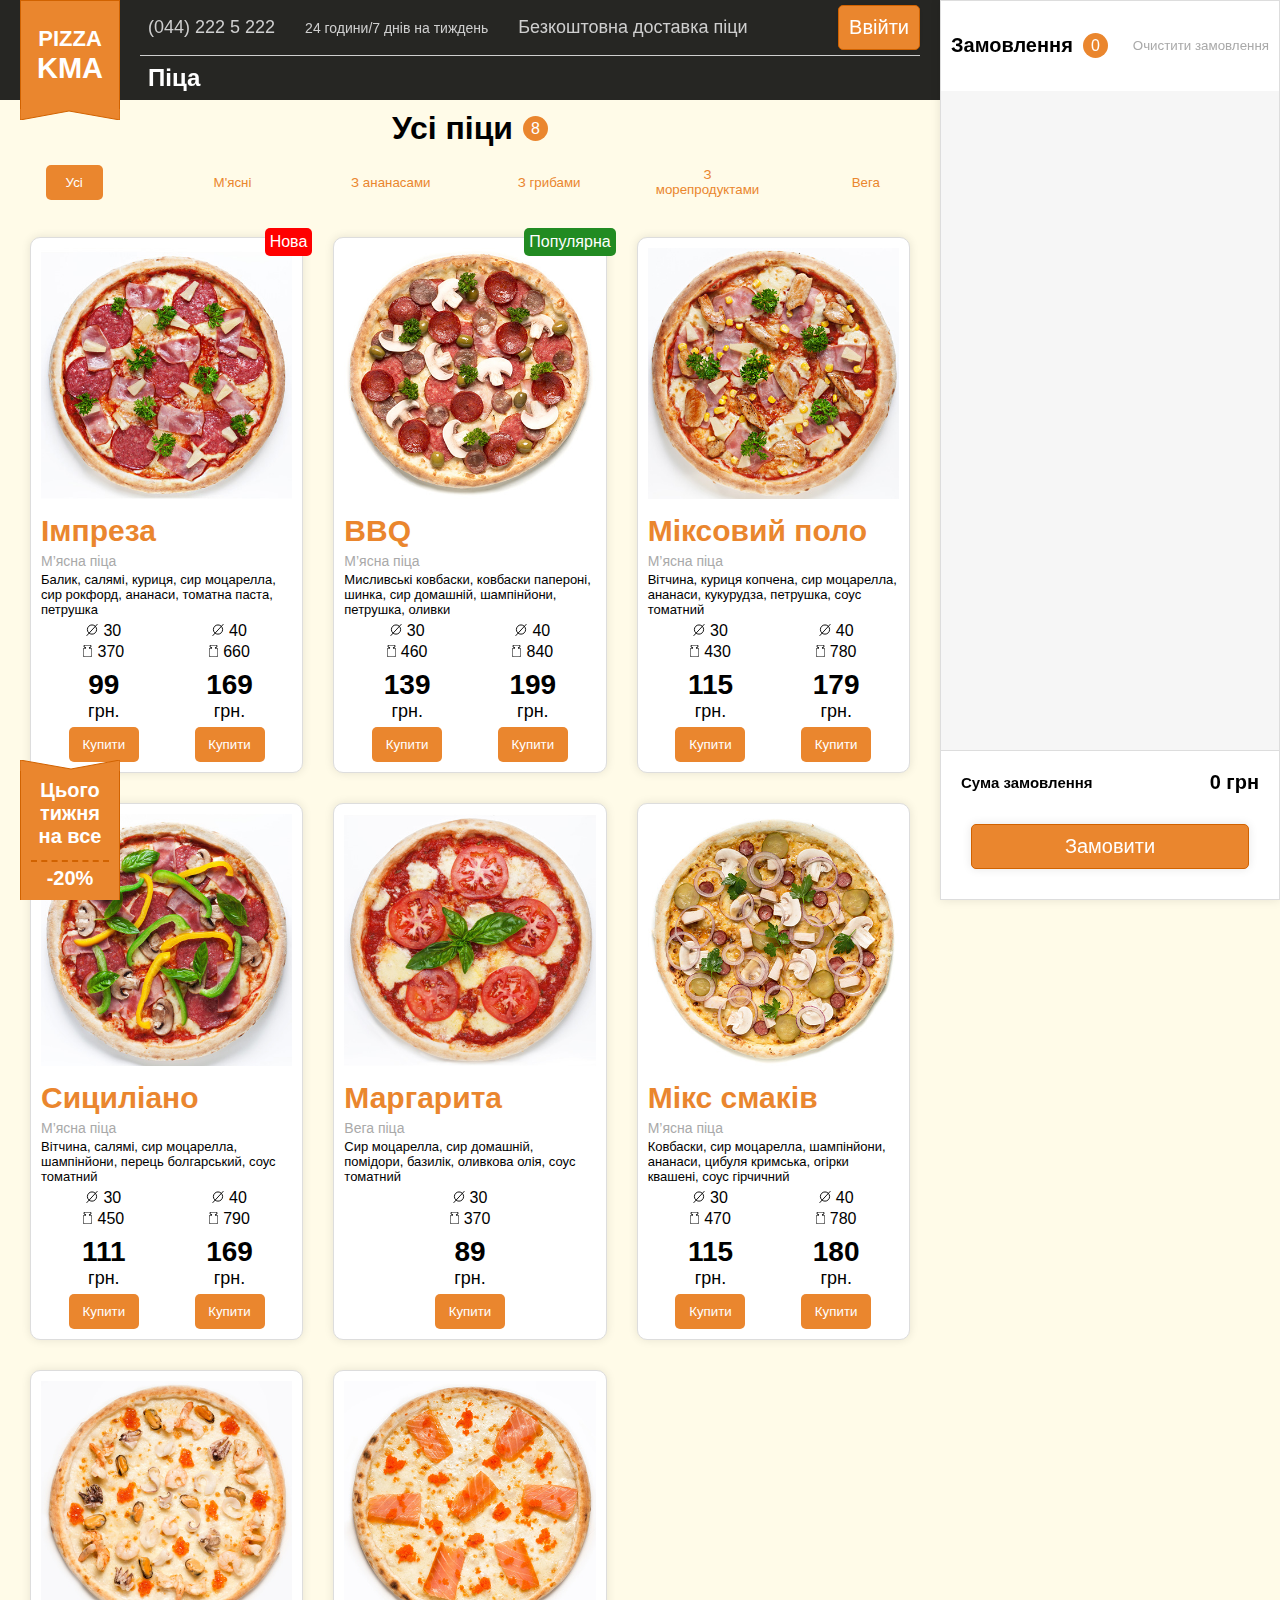
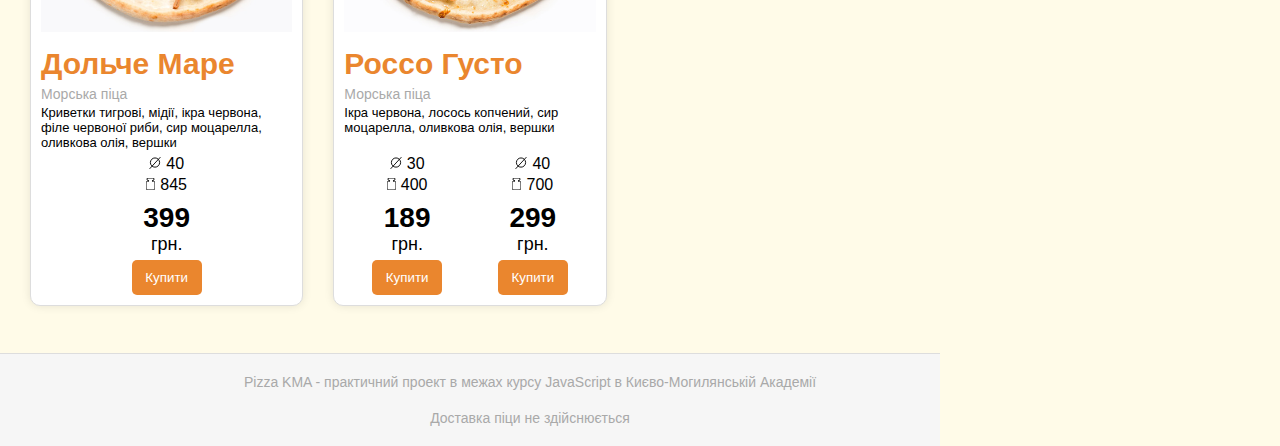
<file: Frontend/src/index.html>
<!DOCTYPE html>
<html lang="en">
<head>
    <meta charset="UTF-8">
    <meta name="viewport" content="width=device-width, initial-scale=1.0">
    <title>Pizza KMA</title>
    <link rel="stylesheet" href="styles.css">
    <script type="module" src="main.js"></script>
</head>
<body>
<link href="https://cdn.webdatarocks.com/latest/webdatarocks.min.css" rel="stylesheet"/>
<script src="https://cdn.webdatarocks.com/latest/webdatarocks.toolbar.min.js"></script>
<script src="https://cdn.webdatarocks.com/latest/webdatarocks.js"></script>
<main>
    <header class="header-container">
        <div class="logo-container">
            <div class="logo">
                <h2>PIZZA</h2>
                <h1>KMA</h1>
            </div>
            <img src="assets/images/discount.svg" alt="logo">
        </div>
        <div class="header-info">
            <div class="header-actions">
                <div class="contact">
                    <p>(044) 222 5 222</p>
                    <span>24 години/7 днів на тиждень</span>
                    <p class="hidable">Безкоштовна доставка піци</p>
                </div>
                <button class="login">Ввійти</button>
            </div>
            <div class="header-actions-bottom">
                <h2>Піца</h2>
                <button class="login extra">Ввійти</button>
            </div>
        </div>
    </header>
    <section class="menu">
        <div class="cart-counter">
            <h1>Усі піци</h1>
            <span class="pizza-count" id="unbought">8</span>
        </div>
        <div class="categories">
            <button class="category-button current" id="all">Усі</button>
            <button class="category-button" id="meat">М'ясні</button>
            <button class="category-button" id="pineapple">З ананасами</button>
            <button class="category-button" id="mushroom">З грибами</button>
            <button class="category-button" id="ocean">З морепродуктами</button>
            <button class="category-button" id="vegan">Вега</button>
        </div>
        <div class="pizza-list">
<!--            <div class="pizza-item popular">-->
<!--                <img src="assets/images/pizza_1.jpg" alt="Impresa">-->
<!--                <h1>Імпреза</h1>-->
<!--                <span>М'ясна піца</span>-->
<!--                <p>Балик, салямі, куриця, сир моцарелла, сир рокфор, ананаси, томатна паста, петрушка</p>-->
<!--                <div class="pizza-sizes">-->
<!--                    <div class="size">-->
<!--                        <span><img src="assets/images/size-icon.svg" alt="diameter">40</span>-->
<!--                        <span><img src="assets/images/weight.svg" alt="weight">780</span>-->
<!--                        <h2>139</h2>-->
<!--                        <p>грн.</p>-->
<!--                        <button>Купити</button>-->
<!--                    </div>-->
<!--                    <div class="size">-->
<!--                        <span><img src="assets/images/size-icon.svg" alt="diameter">40</span>-->
<!--                        <span><img src="assets/images/weight.svg" alt="weight">780</span>-->
<!--                        <h2>139</h2>-->
<!--                        <p>грн.</p>-->
<!--                        <button>Купити</button>-->
<!--                    </div>-->
<!--                </div>-->
<!--            </div>-->
<!--            <div class="pizza-item new">-->
<!--                <img src="assets/images/pizza_2.jpg" alt="BBQ">-->
<!--                <h1>BBQ</h1>-->
<!--                <span>М'ясна піца</span>-->
<!--                <p>М'ясні ковбаски, ковбаски папероні, шинка, сир домашній, шампіньйони, петрушка, оливки</p>-->
<!--                <div class="pizza-sizes">-->
<!--                    <div class="size">-->
<!--                        <span><img src="assets/images/size-icon.svg" alt="diameter">40</span>-->
<!--                        <span><img src="assets/images/weight.svg" alt="weight">780</span>-->
<!--                        <h2>139</h2>-->
<!--                        <p>грн.</p>-->
<!--                        <button>Купити</button>-->
<!--                    </div>-->
<!--                </div>-->
<!--            </div>-->
<!--            <div class="pizza-item">-->
<!--                <img src="assets/images/pizza_3.jpg" alt="Miksoviy Polo">-->
<!--                <h1>Міксовий поло</h1>-->
<!--                <span>М'ясна піца</span>-->
<!--                <p>Вітчина, куриця копчена, сир моцарелла, ананас, кукурудза, петрушка, соус томатний</p>-->
<!--                <div class="pizza-sizes">-->
<!--                    <div class="size">-->
<!--                        <span><img src="assets/images/size-icon.svg" alt="diameter">40</span>-->
<!--                        <span><img src="assets/images/weight.svg" alt="weight">780</span>-->
<!--                        <h2>139</h2>-->
<!--                        <p>грн.</p>-->
<!--                        <button>Купити</button>-->
<!--                    </div>-->
<!--                    <div class="size">-->
<!--                        <span><img src="assets/images/size-icon.svg" alt="diameter">40</span>-->
<!--                        <span><img src="assets/images/weight.svg" alt="weight">780</span>-->
<!--                        <h2>139</h2>-->
<!--                        <p>грн.</p>-->
<!--                        <button>Купити</button>-->
<!--                    </div>-->
<!--                </div>-->
<!--            </div>-->
        </div>
        <footer>
            <div class="logo-container-footer">
                <div class="logo-sale">
                    <h2>-20%</h2>
                </div>
                <div class="logo">
                    <h2>Цього</h2>
                    <h2>тижня</h2>
                    <h2>на все</h2>
                </div>
                <img src="assets/images/discount.svg" alt="logo">
            </div>
            <div class="footer-container">
                <div class="footer-info">
                    <p>Pizza KMA - практичний проект в межах курсу JavaScript в Києво-Могилянській Академії</p>
                    <p>Доставка піци не здійснюється</p>
                </div>
            </div>
        </footer>
<!--        <div id="pivot-container" style="display: none; width: 100%; height: 400px; margin-bottom: 90px; padding-left: 140px; padding-right: 140px"></div>-->
    </section>
    <aside class="cart">
        <div class="cart-header">
            <div class="cart-counter">
                <h2>Замовлення</h2>
                <span class="pizza-count" id="bought">3</span>
            </div>
            <button class="empty-button">Очистити замовлення</button>
        </div>
        <div class="cart-items-container">
<!--            <div class="cart-item">-->
<!--                <div class="cart-item-info">-->
<!--                    <span class="cart-item-name">BBQ (Мала)</span>-->
<!--                    <div class="cart-item-characteristics">-->
<!--                        <span><img src="assets/images/size-icon.svg" alt="diameter">30</span>-->
<!--                        <span><img src="assets/images/weight.svg" alt="weight">460</span>-->
<!--                    </div>-->
<!--                    <div class="cart-item-actions">-->
<!--                        <h3>556 грн</h3>-->
<!--                        <button class="decrement">-</button>-->
<!--                        <h2 class="count">4</h2>-->
<!--                        <button class="increment">+</button>-->
<!--                        <button class="remove">⨉</button>-->
<!--                    </div>-->
<!--                </div>-->
<!--                <div class="cart-item-image">-->
<!--                    <img src="assets/images/pizza_2.jpg" alt="Miksoviy Polo">-->
<!--                </div>-->
<!--            </div>-->
<!--            <div class="cart-item">-->
<!--                <div class="cart-item-info">-->
<!--                    <span class="cart-item-name">Россо Густо (Мала)</span>-->
<!--                    <div class="cart-item-characteristics">-->
<!--                        <span><img src="assets/images/size-icon.svg" alt="diameter">30</span>-->
<!--                        <span><img src="assets/images/weight.svg" alt="weight">400</span>-->
<!--                    </div>-->
<!--                    <div class="cart-item-actions">-->
<!--                        <h3>189 грн</h3>-->
<!--                        <button class="decrement">-</button>-->
<!--                        <h2 class="count">1</h2>-->
<!--                        <button class="increment">+</button>-->
<!--                        <button class="remove">⨉</button>-->
<!--                    </div>-->
<!--                </div>-->
<!--                <div class="cart-item-image">-->
<!--                    <img src="assets/images/pizza_9.jpg" alt="Miksoviy Polo">-->
<!--                </div>-->
<!--            </div>-->
<!--            <div class="cart-item">-->
<!--                <div class="cart-item-info">-->
<!--                    <span class="cart-item-name">Міксовий поло (Велика)</span>-->
<!--                    <div class="cart-item-characteristics">-->
<!--                        <span><img src="assets/images/size-icon.svg" alt="diameter">40</span>-->
<!--                        <span><img src="assets/images/weight.svg" alt="weight">780</span>-->
<!--                    </div>-->
<!--                    <div class="cart-item-actions">-->
<!--                        <h3>179 грн</h3>-->
<!--                        <button class="decrement">-</button>-->
<!--                        <h2 class="count">1</h2>-->
<!--                        <button class="increment">+</button>-->
<!--                        <button class="remove">⨉</button>-->
<!--                    </div>-->
<!--                </div>-->
<!--                <div class="cart-item-image">-->
<!--                    <img src="assets/images/pizza_6.jpg" alt="Miksoviy Polo">-->
<!--                </div>-->
<!--            </div>-->
        </div>
        <div class="cart-footer">
            <div class="cart-total">
                <h2>Сума замовлення</h2>
                <h1 class="total-sum">924 грн</h1>
            </div>
            <button>Замовити</button>
        </div>
    </aside>
</main>
</body>
</html>
</file>
<file: Frontend/src/styles.css>
* {
    margin: 0;
    padding: 0;
    box-sizing: border-box;
    font-family: Arial, sans-serif;
}

html, body {
    height: auto;
    margin: 0;
    padding: 0;
    box-sizing: border-box;
    font-family: Arial, sans-serif;
    background-color: #fffbe8;
}

.header-container {
    display: flex;
    background-color: rgba(0, 0, 0, 0.85);
    color: white;
    height: 100px;
    padding: 0 20px;
    position: fixed;
    top: 0;
    width: calc(100% - 340px);
    z-index: 1000;
}

.logo-container{
    display: flex;
    flex-direction: column;
    position: fixed;
    height: 120px;
}

.logo{
    display: flex;
    flex-direction: column;
    justify-content: center;
    align-items: center;
    flex: 1;
    width: 100px;
    background-color: #EA862E;
    border: 1px solid #D16200;
    border-bottom: none;
}

.logo-container img{
    rotate: 180deg;
}

.logo h1 {
    font-size: 29px;
}

.logo h2 {
    font-size: 22px;
}

.header-info{
    flex: 1;
    margin-left: 120px;
    display: flex;
    flex-direction: column;
}

.header-actions{
    flex: 1;
    display: flex;
    flex-direction: row;
    justify-content: space-between;
    border-bottom: 1px solid #cecece;
}

.header-actions-bottom{
    padding: 8px;
}

.contact{
    padding: 8px;
    display: flex;
    color: #cecece;
    align-items: center;
    gap: 30px;
}

.contact p {
    font-size: 18px;
}

.contact span {
    font-size: 14px;
}

.login{
    border-radius: 5px;
    border: 1px solid #D16200;
    background-color: #EA862E;
    color: white;
    font-size: 20px;
    box-shadow: 0 0 10px rgba(0, 0, 0, 0.1);
    cursor: pointer;
    padding: 5px 10px;
    margin: 5px 0;
}

.extra{
    display: none;
}

.login:hover{
    background-color: #D16200;
}

main {
    display: flex;
    height: 100%;
    width: calc(100% - 340px);
    padding-top: 110px;
}

.menu {
    display: flex;
    flex-direction: column;
    position: relative;
    flex: 1;
    align-items: center;
    height: 100%;
}

.categories {
    display: grid;
    margin-top: 10px;
    gap: 10px;
    justify-items: center;
    grid-template-columns: repeat(6, 1fr);
    justify-content: center;
    align-items: center;
}

.category-button {
    background: none;
    color: #EA862E;
    border: none;
    padding: 10px 20px;
    cursor: pointer;
}

.category-button:hover {
    text-decoration: underline;
}

.category-button.current{
    color: white;
    background-color: #EA862E;
    border-radius: 5px;
}

.category-button.current:hover{
    background-color: #D16200;
    text-decoration: none;
}

.pizza-list {
    display: grid;
    padding: 30px 30px 30px;
    grid-template-columns: repeat(3, 1fr);
    gap: 30px;
    justify-items: center;
    margin: 0 0 110px;
    background-color: #fffbe8;
}

.pizza-item {
    position: relative;
    display: flex;
    width: 100%;
    flex-direction: column;
    max-width: 300px;
    background-color: white;
    border: 1px solid #ddd;
    border-radius: 10px;
    padding: 10px;
    box-shadow: 0 0 10px rgba(0, 0, 0, 0.1);
    text-align: left;
}

.pizza-item.popular::before {
    content: "Популярна";
    color: white;
    background-color: forestgreen;
    padding: 5px;
    position: absolute;
    top: -10px;
    right: -10px;
    border-radius: 5px;
}

.pizza-item.new::before {
    content: "Нова";
    color: white;
    background-color: red;
    padding: 5px;
    position: absolute;
    top: -10px;
    right: -10px;
    border-radius: 5px;
}

.pizza-item img {
    max-width: 100%;
    height: auto;
}

.pizza-item h1 {
    font-size: 30px;
    margin-top: 15px;
    margin-bottom: 5px;
    color: #EA862E;
}

.pizza-item h2 {
    margin-top: 5px;
    font-size: 28px;
}

.pizza-item span {
    font-size: 14px;
    margin-bottom: 3px;
    color: #a9a9a9;
}

.pizza-item p {
    font-size: 13px;
    margin-bottom: 5px;
}

.pizza-sizes {
    display: flex;
    flex: 1;
    align-items: flex-end;;
}

.size {
    display: flex;
    flex-direction: column;
    flex: 1;
    text-align: center;
}

.pizza-sizes .size span{
    display: flex;
    justify-content: center;
    align-items: baseline;
    gap: 5px;
    font-size: 16px;
    color: black;
}

.pizza-sizes .size span{
    display: flex;
    justify-content: center;
    align-items: baseline;
    gap: 5px;
    font-size: 16px;
    color: black;
}

.pizza-sizes .size p{
    font-size: 18px;
    color: black;
}

.pizza-item button {
    background-color: #EA862E;
    color: white;
    border: none;
    border-radius: 5px;
    padding: 10px;
    cursor: pointer;
    margin: 0 auto;
    width: 70px;
}

.pizza-item button:hover {
    background-color: #D16200;
}

.cart {
    display: flex;
    flex-direction: column;
    justify-content: space-between;
    min-width: 340px;
    height: 100%;
    background-color: white;
    border: 1px solid #ddd;
    box-shadow: 0 0 10px rgba(0, 0, 0, 0.1);
    position: fixed;
    right: 0;
    top: 0;
    z-index: 1001;
}

.pizza-count {
    border-radius: 50%;
    background-color: #EA862E;
    height: 25px;
    width: 25px;
    color: white;
    display: flex;
    justify-content: center;
    align-items: center;
}

.empty-button {
    border: none;
    background: transparent;
    cursor: pointer;
    color: #a9a9a9;
}

.empty-button:hover{
    text-decoration: underline;
}

.cart-header {
    padding: 20px 10px 20px 10px;
    display: flex;
    height: 10%;
    align-items: center;
    justify-content: space-between;
}

.cart-counter h2 {
    font-size: 20px;
}

.cart-counter {
    display: flex;
    gap: 10px;
    justify-content: center;
    align-items: center;
}

.cart-items-container {
    display: flex;
    flex-direction: column;
    background-color: #f6f6f6;
    flex-grow: 1;
    overflow-y: auto;
    overflow-x: hidden;
}

.cart-items-container .cart-item {
    display: flex;
    justify-content: space-between;
    align-items: center;
    margin-bottom: 20px;
    border-bottom: 1px solid #ddd;
    padding: 20px 0 20px 20px;
    position: relative;
}

.cart-item-info {
    flex: 1;
    display: flex;
    flex-direction: column;
}

.cart-item-name {
    font-size: 24px;
    color: #EA862E;
    margin-bottom: 10px;
}

.cart-item-characteristics {
    display: flex;
    gap: 20px;
    color: black;
    margin-bottom: 10px;
}

.cart-item-characteristics span img {
    margin-right: 5px;
}

.cart-item-actions {
    display: flex;
    align-items: center;
}

.cart-item-actions h3 {
    font-size: 16px;
    margin-right: 15px;
}

.cart-item-actions h2 {
    font-size: 18px;
}

.cart-item-actions button {
    border-radius: 50%;
    height: 25px;
    width: 25px;
    margin-right: 10px;
    margin-left: 10px;
    display: flex;
    justify-content: center;
    align-items: center;
    color: white;
    font-size: 18px;
    cursor: pointer;
}

.increment {
    background-color: forestgreen;
    border: 1px solid green;
    box-shadow: inset 0 -3px 3px #007900;
}

.increment:hover {
    background-color: green;
}

.decrement {
    background-color: orangered;
    border: 1px solid red;
    box-shadow: inset 0 -3px 3px #c20000;
}

.decrement:hover {
    background-color: red;
}

.cart-item-actions .remove {
    color: #EA862E;
    background-color: white;
    border: 1px solid #e5e5e5;
    box-shadow: inset 0 -3px 3px #a6a6a6;
}

.remove:hover {
    background-color: #e5e5e5;
}

.cart-item-image {
    flex-shrink: 0;
    width: 100px;
    height: 100px;
    display: flex;
    align-items: center;
    justify-content: center;
    position: absolute;
    right: -50px;
}

.cart-item-image img {
    mix-blend-mode: multiply;
    max-width: 100%;
    max-height: 100%;
    clip-path: inset(0 50% 0 0);
}

.cart-footer {
    display: flex;
    flex-direction: column;
    bottom: 0;
}

.cart-total {
    display: flex;
    justify-content: space-between;
    align-items: center;
    font-size: 10px;
    padding: 20px;
    border-top: 1px solid #ddd;
}

.total-sum {
    font-size: 20px;
}

.cart-footer button {
    border-radius: 5px;
    border: 1px solid #D16200;
    background-color: #EA862E;
    color: white;
    font-size: 20px;
    box-shadow: 0 0 10px rgba(0, 0, 0, 0.1);
    padding: 10px 20px;
    cursor: pointer;
    margin: 10px 30px 30px;
    flex: 1;
}

.cart-footer button:hover{
    background-color: #D16200;
}

footer {
    position: absolute;
    bottom: 0;
    border-top: 1px solid #ddd;
    background-color: #f6f6f6;
    color: #a9a9a9;
    text-align: center;
    padding: 20px;
    width: 100%;
    z-index: 1000;
}

.logo-container-footer{
    color: white;
    display: flex;
    flex-direction: column-reverse;
    position: fixed;
    bottom: 0;
    height: 140px;
}

.logo-container-footer .logo{
    display: flex;
    flex-direction: column;
    justify-content: center;
    align-items: center;
    flex: 1;
    width: 100px;
    padding: 5px;
    background-color: #EA862E;
    border: 1px solid #D16200;
    border-bottom: none;
    border-top: none;
}

.logo-container-footer .logo h2{
    font-size: 20px;
}

.logo-sale{
    background-color: #EA862E;
    border: 1px solid #D16200;
    border-bottom: none;
    border-top: none;
    padding: 5px 10px 10px;
}

.logo-sale h2{
    border-top: 2px #D16200 dashed;
    padding-top: 5px;
    font-size: 20px;
}

.footer-container {
    margin-left: 120px;
    display: flex;
    justify-content: center;
    align-items: center;
    height: 100%;
}

.footer-info{
    display: flex;
    flex-direction: column;
    gap: 20px;
}

.footer-info p {
    font-size: 14px;
}

@media (max-width: 1200px) {
    .pizza-list{
        grid-template-columns: repeat(2, 1fr);
    }
    .pizza-item{
        max-width: unset;
    }
}

@media (max-width: 1050px) {
    .hidable{
        display: none;
    }
}

@media (max-width: 950px) {
    .pizza-list{
        grid-template-columns: repeat(1, 1fr);
    }
}

@media (max-width: 950px) {
    .categories {
        grid-template-columns: repeat(3, 1fr);
    }
}

@media (max-width: 810px) {
    .contact span {
        display: none;
    }
}

@media (max-width: 680px) {
    .header-actions-bottom h2 {
        display: none;
    }

    .header-actions .login{
        display: none;
    }

    .categories {
        grid-template-columns: repeat(2, 1fr);
    }

    .header-actions-bottom{
        padding: 0;
        display: flex;
        justify-content: flex-end;
    }

    .login.extra{
        display: inline-block;
    }

    .footer-info p {
        font-size: 8px;
    }
}

@media (max-width: 600px) {
    .contact p{
        font-size: 12px;
    }
}

@media (max-width: 575px) {
    .categories {
        grid-template-columns: repeat(1, 1fr);
    }
    .login{
        font-size: 10px;
    }
    footer{
        padding: 5px 5px 5px 20px;
    }

    .footer-container{
        margin-left: 105px;
    }
}
</file>
